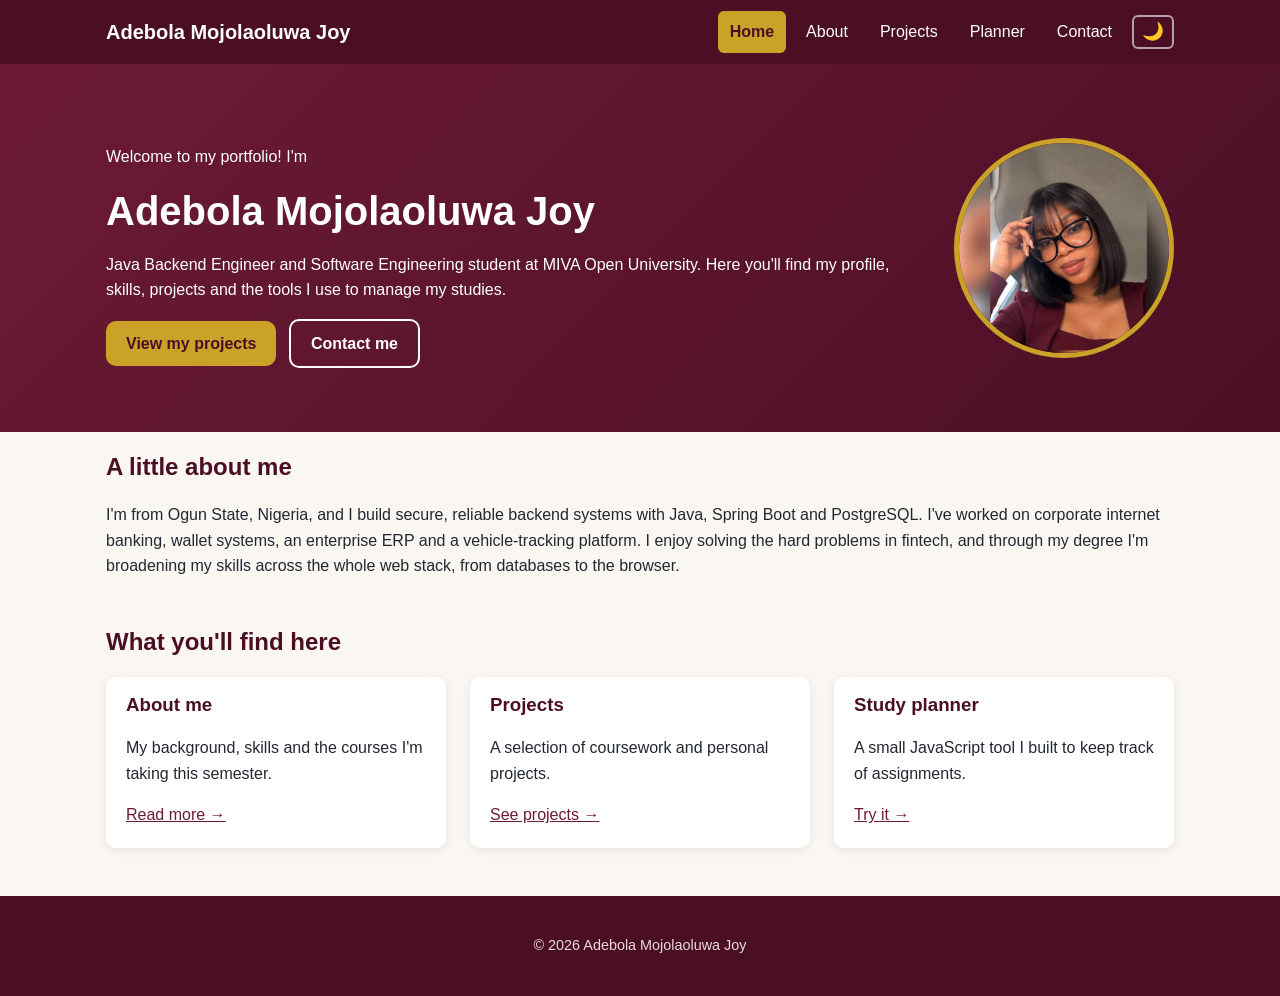
<file: index.html>
<!DOCTYPE html>
<html lang="en">
<head>
  <meta charset="UTF-8">
  <meta name="viewport" content="width=device-width, initial-scale=1.0">
  <meta name="description" content="Personal portfolio of Adebola Mojolaoluwa Joy, a Java Backend Engineer and Software Engineering student.">
  <title>Home | Adebola Mojolaoluwa Joy</title>
  <link rel="stylesheet" href="css/style.css">
  <script>
    // Apply the saved theme before the page is drawn, so it never flashes the wrong colours
    try { var t = localStorage.getItem("theme"); if (t) document.documentElement.setAttribute("data-theme", t); } catch (e) {}
  </script>
</head>
<body>
  <header class="site-header">
    <div class="container">
      <a href="index.html" class="logo">Adebola Mojolaoluwa Joy</a>
      <button class="theme-toggle" type="button" aria-label="Switch to dark mode">&#127769;</button>
      <button class="nav-toggle" aria-label="Open menu" aria-expanded="false">&#9776;</button>
      <nav>
        <ul class="nav-links">
          <li><a href="index.html" class="active">Home</a></li>
          <li><a href="about.html">About</a></li>
          <li><a href="projects.html">Projects</a></li>
          <li><a href="planner.html">Planner</a></li>
          <li><a href="contact.html">Contact</a></li>
        </ul>
      </nav>
    </div>
  </header>

  <section class="hero">
    <div class="container">
      <div>
        <p>Welcome to my portfolio! I'm</p>
        <h1>Adebola Mojolaoluwa Joy</h1>
        <p>Java Backend Engineer and Software Engineering student at MIVA Open University. Here you'll find my profile, skills, projects and the tools I use to manage my studies.</p>
        <a href="projects.html" class="btn">View my projects</a>
        <a href="contact.html" class="btn btn-outline">Contact me</a>
      </div>
      <img src="images/profile.jpg" alt="Photo of Adebola Mojolaoluwa Joy">
    </div>
  </section>

  <main class="container">
    <section class="section">
      <h2>A little about me</h2>
      <p>I'm from Ogun State, Nigeria, and I build secure, reliable backend systems with Java, Spring Boot and PostgreSQL. I've worked on corporate internet banking, wallet systems, an enterprise ERP and a vehicle-tracking platform. I enjoy solving the hard problems in fintech, and through my degree I'm broadening my skills across the whole web stack, from databases to the browser.</p>
    </section>

    <section class="section">
      <h2>What you'll find here</h2>
      <div class="grid">
        <article class="card">
          <div class="card-body">
            <h3>About me</h3>
            <p>My background, skills and the courses I'm taking this semester.</p>
            <a href="about.html">Read more &rarr;</a>
          </div>
        </article>
        <article class="card">
          <div class="card-body">
            <h3>Projects</h3>
            <p>A selection of coursework and personal projects.</p>
            <a href="projects.html">See projects &rarr;</a>
          </div>
        </article>
        <article class="card">
          <div class="card-body">
            <h3>Study planner</h3>
            <p>A small JavaScript tool I built to keep track of assignments.</p>
            <a href="planner.html">Try it &rarr;</a>
          </div>
        </article>
      </div>
    </section>
  </main>

  <footer class="site-footer">
    <div class="container">
      <p>&copy; <span id="year"></span> Adebola Mojolaoluwa Joy</p>
    </div>
  </footer>

  <script src="js/main.js"></script>
</body>
</html>
</file>
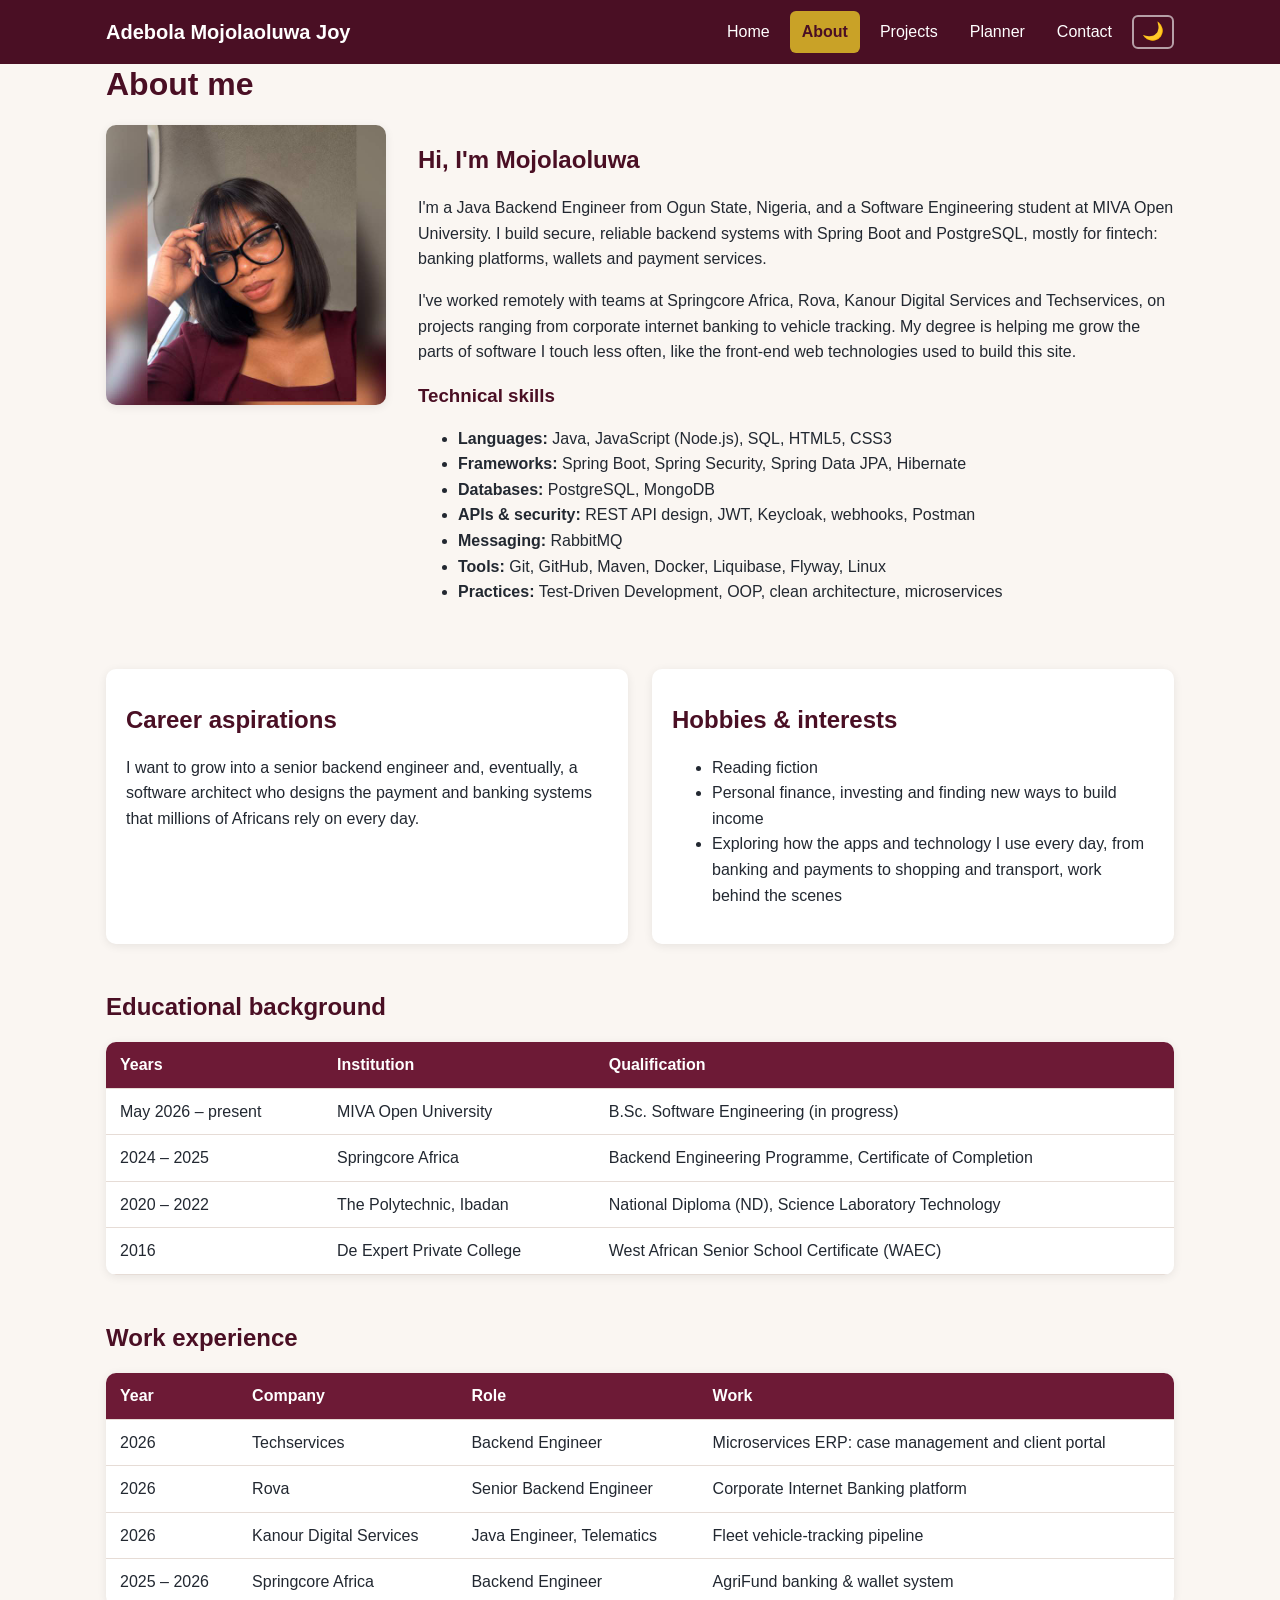
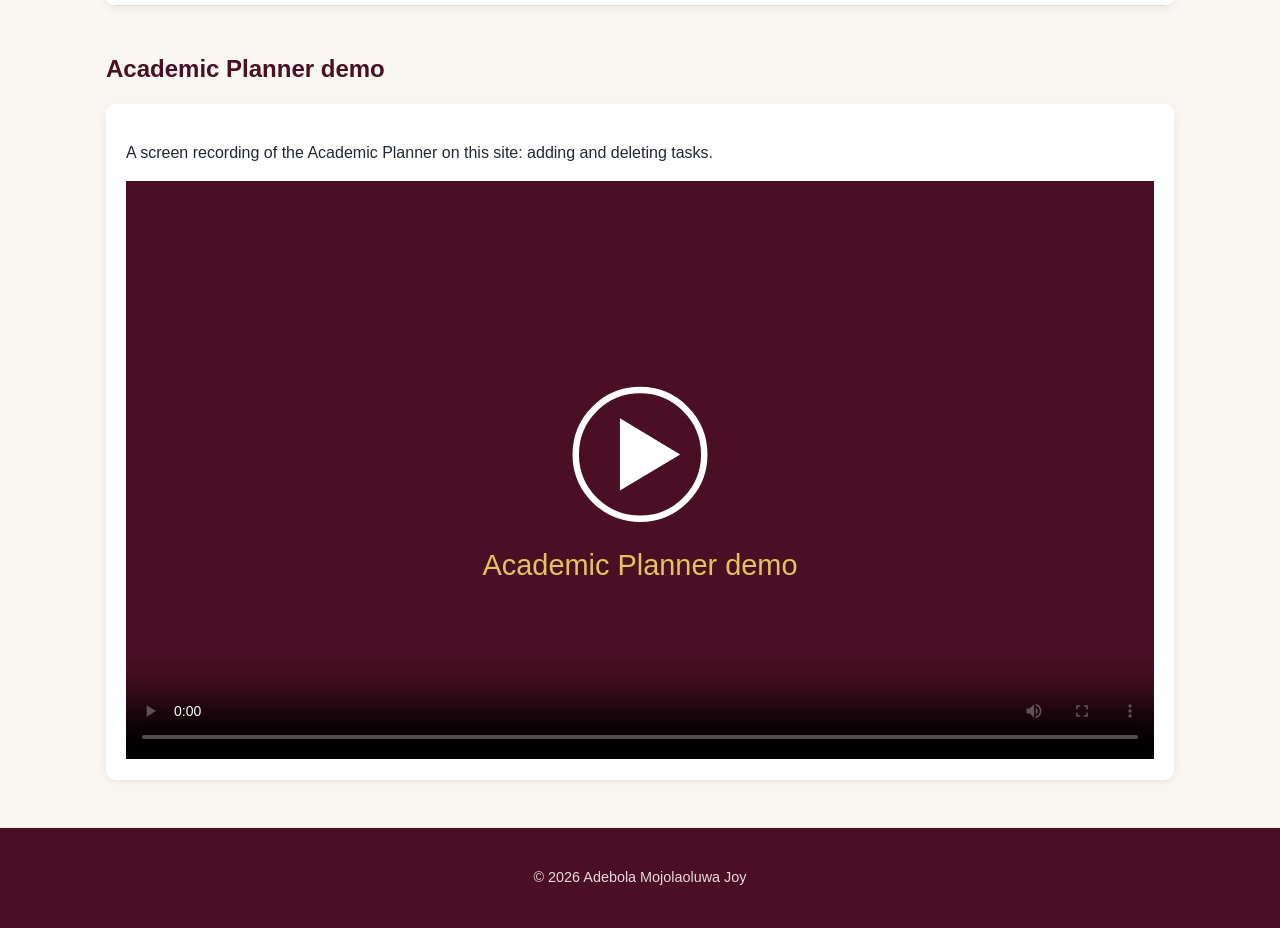
<file: about.html>
<!DOCTYPE html>
<html lang="en">
<head>
  <meta charset="UTF-8">
  <meta name="viewport" content="width=device-width, initial-scale=1.0">
  <meta name="description" content="About Adebola Mojolaoluwa Joy: education, career goals, skills and interests.">
  <title>About | Adebola Mojolaoluwa Joy</title>
  <link rel="stylesheet" href="css/style.css">
  <script>
    // Apply the saved theme before the page is drawn, so it never flashes the wrong colours
    try { var t = localStorage.getItem("theme"); if (t) document.documentElement.setAttribute("data-theme", t); } catch (e) {}
  </script>
</head>
<body>
  <header class="site-header">
    <div class="container">
      <a href="index.html" class="logo">Adebola Mojolaoluwa Joy</a>
      <button class="theme-toggle" type="button" aria-label="Switch to dark mode">&#127769;</button>
      <button class="nav-toggle" aria-label="Open menu" aria-expanded="false">&#9776;</button>
      <nav>
        <ul class="nav-links">
          <li><a href="index.html">Home</a></li>
          <li><a href="about.html" class="active">About</a></li>
          <li><a href="projects.html">Projects</a></li>
          <li><a href="planner.html">Planner</a></li>
          <li><a href="contact.html">Contact</a></li>
        </ul>
      </nav>
    </div>
  </header>

  <main class="container">
    <h1 class="page-title">About me</h1>

    <section class="section about-layout">
      <img src="images/profile.jpg" alt="Photo of Adebola Mojolaoluwa Joy">
      <div>
        <h2>Hi, I'm Mojolaoluwa</h2>
        <p>I'm a Java Backend Engineer from Ogun State, Nigeria, and a Software Engineering student at MIVA Open University. I build secure, reliable backend systems with Spring Boot and PostgreSQL, mostly for fintech: banking platforms, wallets and payment services.</p>
        <p>I've worked remotely with teams at Springcore Africa, Rova, Kanour Digital Services and Techservices, on projects ranging from corporate internet banking to vehicle tracking. My degree is helping me grow the parts of software I touch less often, like the front-end web technologies used to build this site.</p>

        <h3>Technical skills</h3>
        <ul>
          <li><strong>Languages:</strong> Java, JavaScript (Node.js), SQL, HTML5, CSS3</li>
          <li><strong>Frameworks:</strong> Spring Boot, Spring Security, Spring Data JPA, Hibernate</li>
          <li><strong>Databases:</strong> PostgreSQL, MongoDB</li>
          <li><strong>APIs &amp; security:</strong> REST API design, JWT, Keycloak, webhooks, Postman</li>
          <li><strong>Messaging:</strong> RabbitMQ</li>
          <li><strong>Tools:</strong> Git, GitHub, Maven, Docker, Liquibase, Flyway, Linux</li>
          <li><strong>Practices:</strong> Test-Driven Development, OOP, clean architecture, microservices</li>
        </ul>
      </div>
    </section>

    <section class="section grid">
      <article class="card">
        <div class="card-body">
          <h2>Career aspirations</h2>
          <p>I want to grow into a senior backend engineer and, eventually, a software architect who designs the payment and banking systems that millions of Africans rely on every day.</p>
        </div>
      </article>
      <article class="card">
        <div class="card-body">
          <h2>Hobbies &amp; interests</h2>
          <ul>
            <li>Reading fiction</li>
            <li>Personal finance, investing and finding new ways to build income</li>
            <li>Exploring how the apps and technology I use every day, from banking and payments to shopping and transport, work behind the scenes</li>
          </ul>
        </div>
      </article>
    </section>

    <section class="section">
      <h2>Educational background</h2>
      <table>
        <thead>
          <tr><th>Years</th><th>Institution</th><th>Qualification</th></tr>
        </thead>
        <tbody>
          <tr><td>May 2026 – present</td><td>MIVA Open University</td><td>B.Sc. Software Engineering (in progress)</td></tr>
          <tr><td>2024 – 2025</td><td>Springcore Africa</td><td>Backend Engineering Programme, Certificate of Completion</td></tr>
          <tr><td>2020 – 2022</td><td>The Polytechnic, Ibadan</td><td>National Diploma (ND), Science Laboratory Technology</td></tr>
          <tr><td>2016</td><td>De Expert Private College</td><td>West African Senior School Certificate (WAEC)</td></tr>
        </tbody>
      </table>
    </section>

    <section class="section">
      <h2>Work experience</h2>
      <table>
        <thead>
          <tr><th>Year</th><th>Company</th><th>Role</th><th>Work</th></tr>
        </thead>
        <tbody>
          <tr><td>2026</td><td>Techservices</td><td>Backend Engineer</td><td>Microservices ERP: case management and client portal</td></tr>
          <tr><td>2026</td><td>Rova</td><td>Senior Backend Engineer</td><td>Corporate Internet Banking platform</td></tr>
          <tr><td>2026</td><td>Kanour Digital Services</td><td>Java Engineer, Telematics</td><td>Fleet vehicle-tracking pipeline</td></tr>
          <tr><td>2025 – 2026</td><td>Springcore Africa</td><td>Backend Engineer</td><td>AgriFund banking &amp; wallet system</td></tr>
        </tbody>
      </table>
    </section>

    <section class="section">
      <h2>Academic Planner demo</h2>
      <div class="media-box">
        <p>A screen recording of the Academic Planner on this site: adding and deleting tasks.</p>
        <video controls preload="metadata" poster="images/video-poster.svg">
          <source src="media/planner-demo.mp4" type="video/mp4">
          Your browser does not support the video tag.
        </video>
      </div>
    </section>
  </main>

  <footer class="site-footer">
    <div class="container">
      <p>&copy; <span id="year"></span> Adebola Mojolaoluwa Joy</p>
    </div>
  </footer>

  <script src="js/main.js"></script>
</body>
</html>
</file>
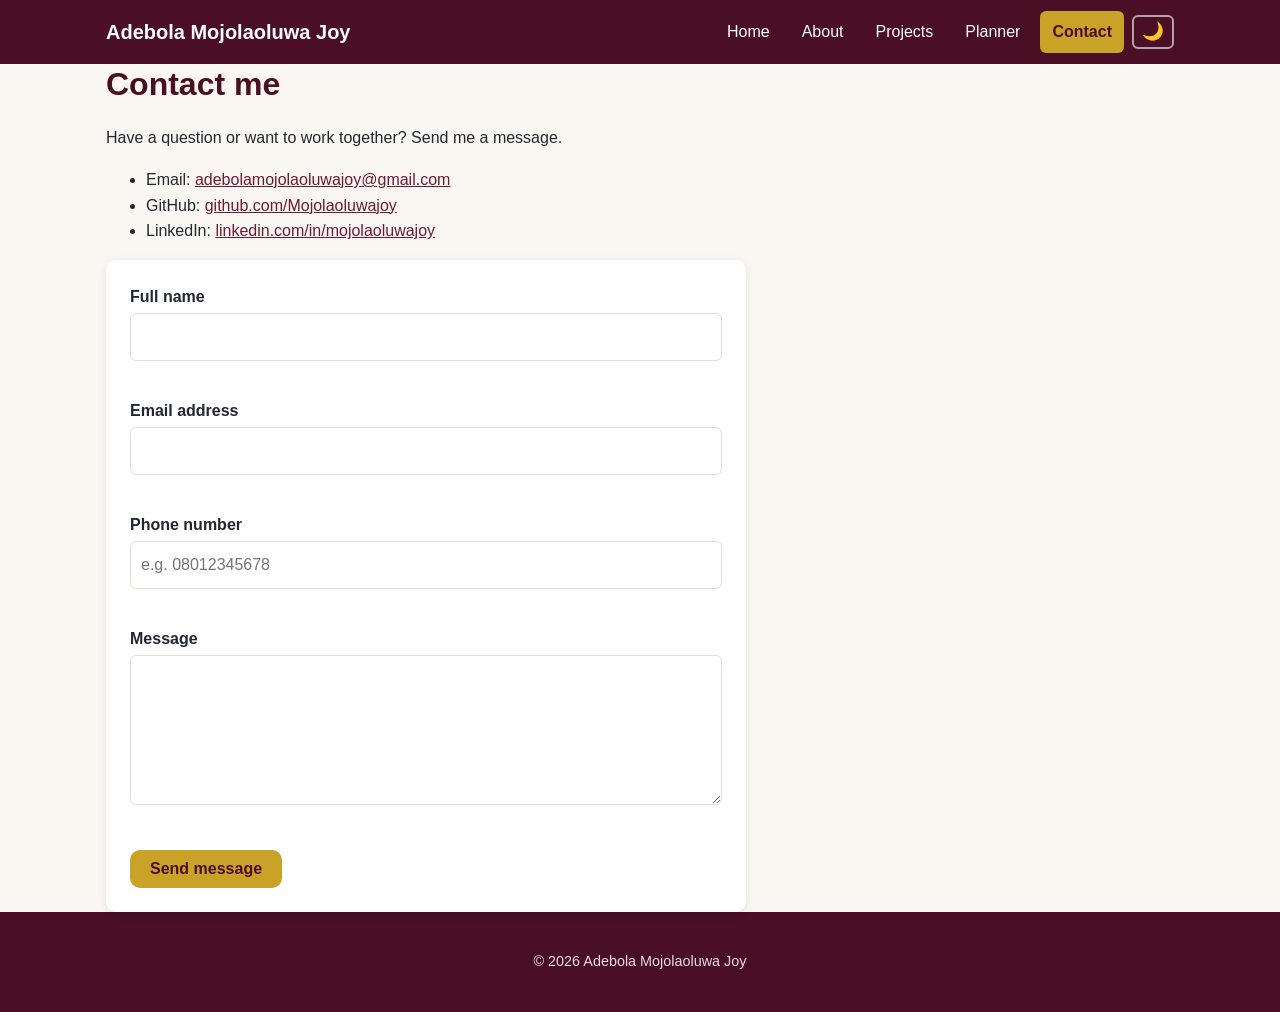
<file: contact.html>
<!DOCTYPE html>
<html lang="en">
<head>
  <meta charset="UTF-8">
  <meta name="viewport" content="width=device-width, initial-scale=1.0">
  <meta name="description" content="Get in touch with Adebola Mojolaoluwa Joy.">
  <title>Contact | Adebola Mojolaoluwa Joy</title>
  <link rel="stylesheet" href="css/style.css">
  <script>
    // Apply the saved theme before the page is drawn, so it never flashes the wrong colours
    try { var t = localStorage.getItem("theme"); if (t) document.documentElement.setAttribute("data-theme", t); } catch (e) {}
  </script>
</head>
<body>
  <header class="site-header">
    <div class="container">
      <a href="index.html" class="logo">Adebola Mojolaoluwa Joy</a>
      <button class="theme-toggle" type="button" aria-label="Switch to dark mode">&#127769;</button>
      <button class="nav-toggle" aria-label="Open menu" aria-expanded="false">&#9776;</button>
      <nav>
        <ul class="nav-links">
          <li><a href="index.html">Home</a></li>
          <li><a href="about.html">About</a></li>
          <li><a href="projects.html">Projects</a></li>
          <li><a href="planner.html">Planner</a></li>
          <li><a href="contact.html" class="active">Contact</a></li>
        </ul>
      </nav>
    </div>
  </header>

  <main class="container">
    <h1 class="page-title">Contact me</h1>
    <p>Have a question or want to work together? Send me a message.</p>
    <ul>
      <li>Email: <a href="mailto:adebolamojolaoluwajoy@gmail.com">adebolamojolaoluwajoy@gmail.com</a></li>
      <li>GitHub: <a href="https://github.com/Mojolaoluwajoy" target="_blank" rel="noopener">github.com/Mojolaoluwajoy</a></li>
      <li>LinkedIn: <a href="https://www.linkedin.com/in/mojolaoluwajoy" target="_blank" rel="noopener">linkedin.com/in/mojolaoluwajoy</a></li>
    </ul>

    <form id="contact-form" class="form" novalidate>
      <p id="form-success" class="success-msg hidden">Thank you! Your message has been received.</p>

      <div class="form-group">
        <label for="name">Full name</label>
        <input type="text" id="name" name="name" autocomplete="name">
        <p class="error-msg" id="name-error"></p>
      </div>

      <div class="form-group">
        <label for="email">Email address</label>
        <input type="email" id="email" name="email" autocomplete="email">
        <p class="error-msg" id="email-error"></p>
      </div>

      <div class="form-group">
        <label for="phone">Phone number</label>
        <input type="tel" id="phone" name="phone" autocomplete="tel" placeholder="e.g. 08012345678">
        <p class="error-msg" id="phone-error"></p>
      </div>

      <div class="form-group">
        <label for="message">Message</label>
        <textarea id="message" name="message" rows="5"></textarea>
        <p class="error-msg" id="message-error"></p>
      </div>

      <button type="submit" class="btn">Send message</button>
    </form>
  </main>

  <footer class="site-footer">
    <div class="container">
      <p>&copy; <span id="year"></span> Adebola Mojolaoluwa Joy</p>
    </div>
  </footer>

  <script src="js/main.js"></script>
</body>
</html>
</file>
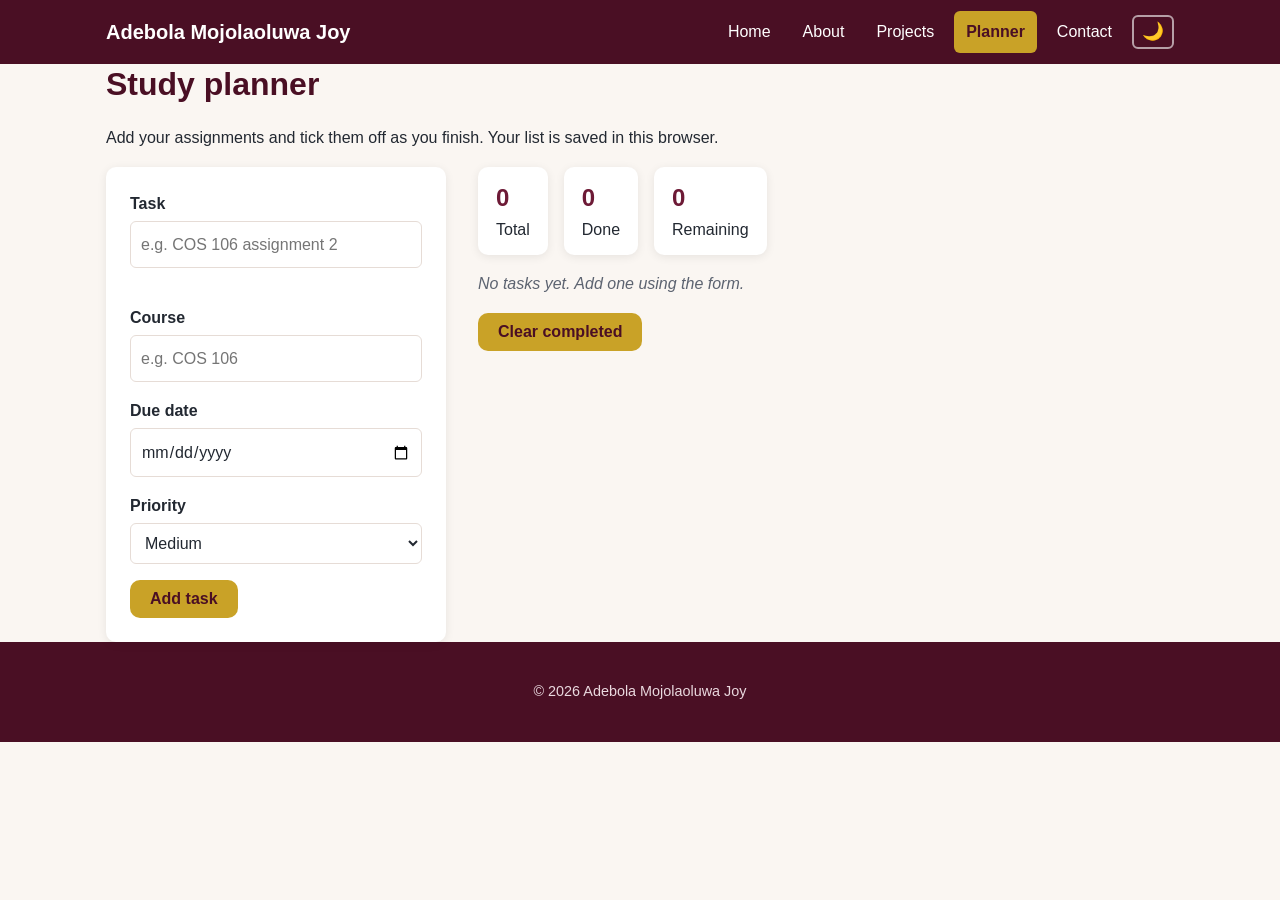
<file: planner.html>
<!DOCTYPE html>
<html lang="en">
<head>
  <meta charset="UTF-8">
  <meta name="viewport" content="width=device-width, initial-scale=1.0">
  <meta name="description" content="A JavaScript study planner for tracking assignments.">
  <title>Study Planner | Adebola Mojolaoluwa Joy</title>
  <link rel="stylesheet" href="css/style.css">
  <script>
    // Apply the saved theme before the page is drawn, so it never flashes the wrong colours
    try { var t = localStorage.getItem("theme"); if (t) document.documentElement.setAttribute("data-theme", t); } catch (e) {}
  </script>
</head>
<body>
  <header class="site-header">
    <div class="container">
      <a href="index.html" class="logo">Adebola Mojolaoluwa Joy</a>
      <button class="theme-toggle" type="button" aria-label="Switch to dark mode">&#127769;</button>
      <button class="nav-toggle" aria-label="Open menu" aria-expanded="false">&#9776;</button>
      <nav>
        <ul class="nav-links">
          <li><a href="index.html">Home</a></li>
          <li><a href="about.html">About</a></li>
          <li><a href="projects.html">Projects</a></li>
          <li><a href="planner.html" class="active">Planner</a></li>
          <li><a href="contact.html">Contact</a></li>
        </ul>
      </nav>
    </div>
  </header>

  <main class="container">
    <h1 class="page-title">Study planner</h1>
    <p>Add your assignments and tick them off as you finish. Your list is saved in this browser.</p>

    <div class="planner-layout">
      <form id="planner-form" class="form" novalidate>
        <div class="form-group">
          <label for="task-title">Task</label>
          <input type="text" id="task-title" placeholder="e.g. COS 106 assignment 2">
          <p class="error-msg" id="task-title-error"></p>
        </div>
        <div class="form-group">
          <label for="task-course">Course</label>
          <input type="text" id="task-course" placeholder="e.g. COS 106">
        </div>
        <div class="form-group">
          <label for="task-due">Due date</label>
          <input type="date" id="task-due">
        </div>
        <div class="form-group">
          <label for="task-priority">Priority</label>
          <select id="task-priority">
            <option value="low">Low</option>
            <option value="medium" selected>Medium</option>
            <option value="high">High</option>
          </select>
        </div>
        <button type="submit" class="btn">Add task</button>
      </form>

      <section>
        <div class="planner-stats">
          <div class="stat"><strong id="stat-total">0</strong>Total</div>
          <div class="stat"><strong id="stat-done">0</strong>Done</div>
          <div class="stat"><strong id="stat-left">0</strong>Remaining</div>
        </div>
        <p id="empty-state" class="empty-state">No tasks yet. Add one using the form.</p>
        <ul id="task-list" class="task-list"></ul>
        <button type="button" id="clear-done" class="btn">Clear completed</button>
      </section>
    </div>
  </main>

  <footer class="site-footer">
    <div class="container">
      <p>&copy; <span id="year"></span> Adebola Mojolaoluwa Joy</p>
    </div>
  </footer>

  <script src="js/main.js"></script>
</body>
</html>
</file>
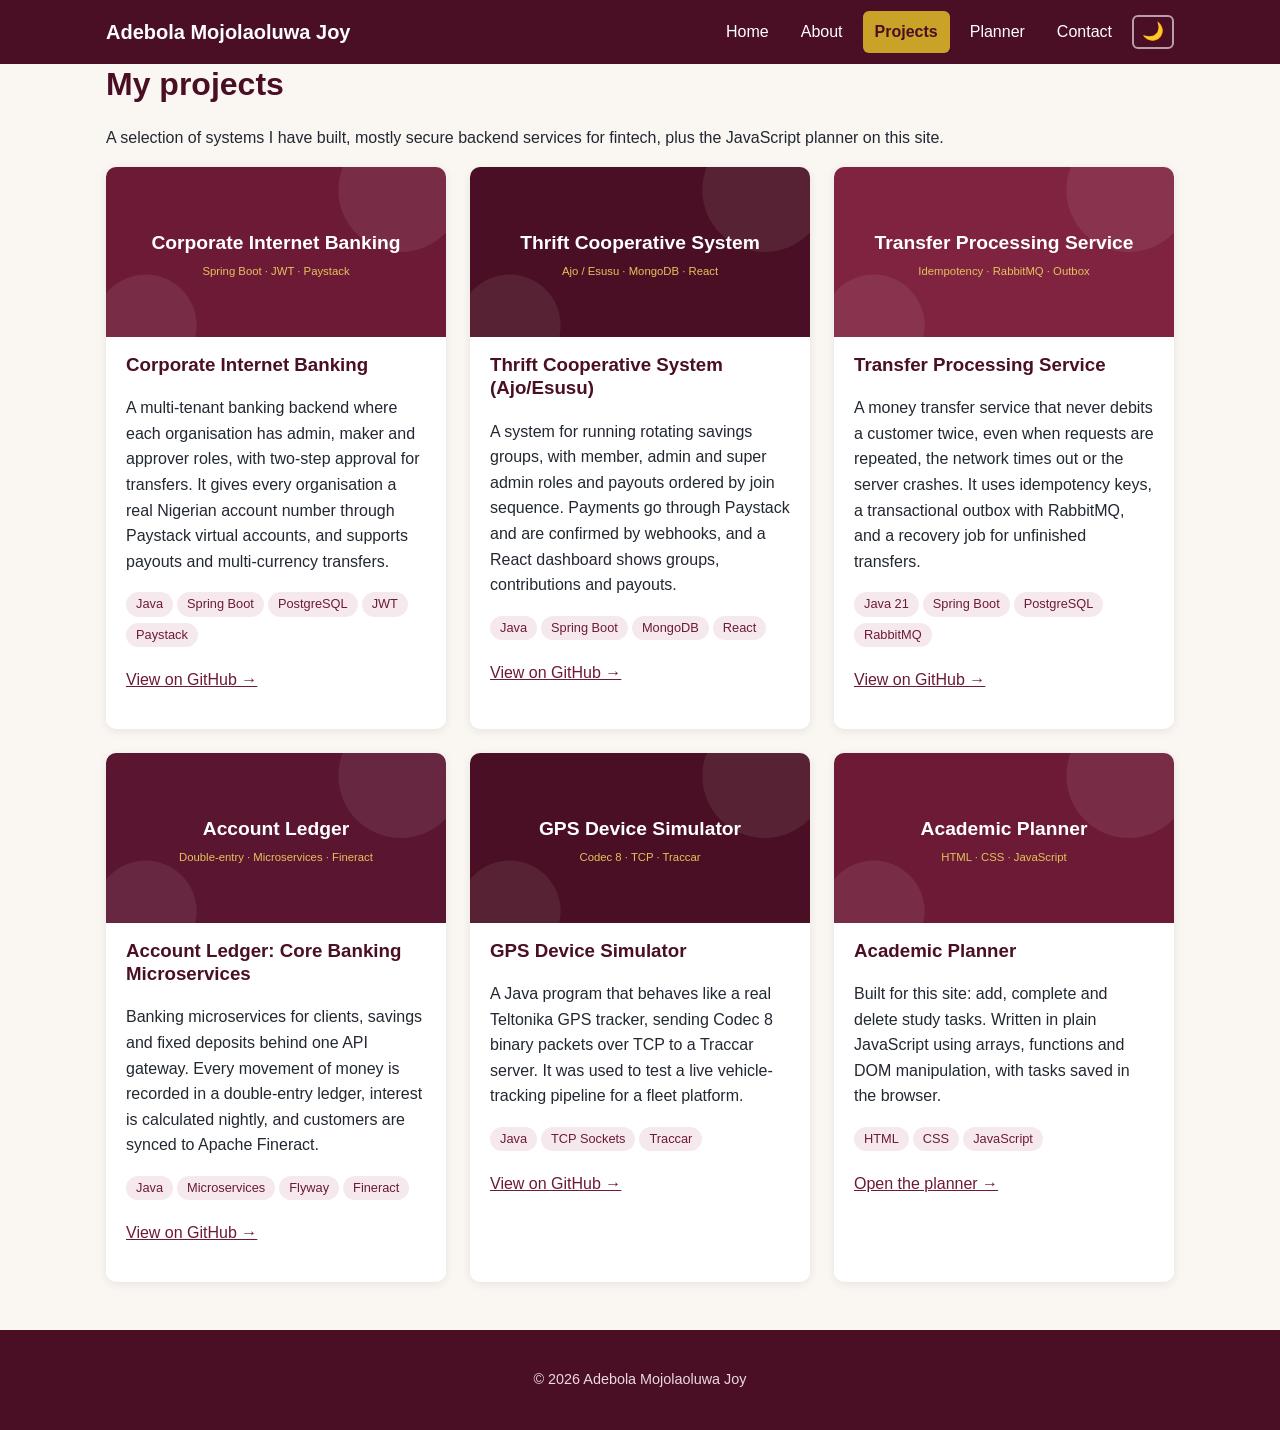
<file: projects.html>
<!DOCTYPE html>
<html lang="en">
<head>
  <meta charset="UTF-8">
  <meta name="viewport" content="width=device-width, initial-scale=1.0">
  <meta name="description" content="Projects by Adebola Mojolaoluwa Joy.">
  <title>Projects | Adebola Mojolaoluwa Joy</title>
  <link rel="stylesheet" href="css/style.css">
  <script>
    // Apply the saved theme before the page is drawn, so it never flashes the wrong colours
    try { var t = localStorage.getItem("theme"); if (t) document.documentElement.setAttribute("data-theme", t); } catch (e) {}
  </script>
</head>
<body>
  <header class="site-header">
    <div class="container">
      <a href="index.html" class="logo">Adebola Mojolaoluwa Joy</a>
      <button class="theme-toggle" type="button" aria-label="Switch to dark mode">&#127769;</button>
      <button class="nav-toggle" aria-label="Open menu" aria-expanded="false">&#9776;</button>
      <nav>
        <ul class="nav-links">
          <li><a href="index.html">Home</a></li>
          <li><a href="about.html">About</a></li>
          <li><a href="projects.html" class="active">Projects</a></li>
          <li><a href="planner.html">Planner</a></li>
          <li><a href="contact.html">Contact</a></li>
        </ul>
      </nav>
    </div>
  </header>

  <main class="container">
    <h1 class="page-title">My projects</h1>
    <p>A selection of systems I have built, mostly secure backend services for fintech, plus the JavaScript planner on this site.</p>

    <section class="section grid">
      <article class="card">
        <img src="images/project-cib.svg" alt="Corporate Internet Banking project banner">
        <div class="card-body">
          <h3>Corporate Internet Banking</h3>
          <p>A multi-tenant banking backend where each organisation has admin, maker and approver roles, with two-step approval for transfers. It gives every organisation a real Nigerian account number through Paystack virtual accounts, and supports payouts and multi-currency transfers.</p>
          <span class="tag">Java</span><span class="tag">Spring Boot</span><span class="tag">PostgreSQL</span><span class="tag">JWT</span><span class="tag">Paystack</span>
          <p><a href="https://github.com/Mojolaoluwajoy/cib-backend" target="_blank" rel="noopener">View on GitHub &rarr;</a></p>
        </div>
      </article>

      <article class="card">
        <img src="images/project-thrift.svg" alt="Thrift Cooperative Management System project banner">
        <div class="card-body">
          <h3>Thrift Cooperative System (Ajo/Esusu)</h3>
          <p>A system for running rotating savings groups, with member, admin and super admin roles and payouts ordered by join sequence. Payments go through Paystack and are confirmed by webhooks, and a React dashboard shows groups, contributions and payouts.</p>
          <span class="tag">Java</span><span class="tag">Spring Boot</span><span class="tag">MongoDB</span><span class="tag">React</span>
          <p><a href="https://github.com/Mojolaoluwajoy/thriftSystem-backend" target="_blank" rel="noopener">View on GitHub &rarr;</a></p>
        </div>
      </article>

      <article class="card">
        <img src="images/project-transfer.svg" alt="Transfer Processing Service project banner">
        <div class="card-body">
          <h3>Transfer Processing Service</h3>
          <p>A money transfer service that never debits a customer twice, even when requests are repeated, the network times out or the server crashes. It uses idempotency keys, a transactional outbox with RabbitMQ, and a recovery job for unfinished transfers.</p>
          <span class="tag">Java 21</span><span class="tag">Spring Boot</span><span class="tag">PostgreSQL</span><span class="tag">RabbitMQ</span>
          <p><a href="https://github.com/Mojolaoluwajoy/transfer-processing-service" target="_blank" rel="noopener">View on GitHub &rarr;</a></p>
        </div>
      </article>

      <article class="card">
        <img src="images/project-ledger.svg" alt="Account Ledger project banner">
        <div class="card-body">
          <h3>Account Ledger: Core Banking Microservices</h3>
          <p>Banking microservices for clients, savings and fixed deposits behind one API gateway. Every movement of money is recorded in a double-entry ledger, interest is calculated nightly, and customers are synced to Apache Fineract.</p>
          <span class="tag">Java</span><span class="tag">Microservices</span><span class="tag">Flyway</span><span class="tag">Fineract</span>
          <p><a href="https://github.com/Mojolaoluwajoy/account-ledger" target="_blank" rel="noopener">View on GitHub &rarr;</a></p>
        </div>
      </article>

      <article class="card">
        <img src="images/project-gps.svg" alt="GPS Device Simulator project banner">
        <div class="card-body">
          <h3>GPS Device Simulator</h3>
          <p>A Java program that behaves like a real Teltonika GPS tracker, sending Codec 8 binary packets over TCP to a Traccar server. It was used to test a live vehicle-tracking pipeline for a fleet platform.</p>
          <span class="tag">Java</span><span class="tag">TCP Sockets</span><span class="tag">Traccar</span>
          <p><a href="https://github.com/Mojolaoluwajoy/traccarSimulator" target="_blank" rel="noopener">View on GitHub &rarr;</a></p>
        </div>
      </article>

      <article class="card">
        <img src="images/project-planner.svg" alt="Academic Planner project banner">
        <div class="card-body">
          <h3>Academic Planner</h3>
          <p>Built for this site: add, complete and delete study tasks. Written in plain JavaScript using arrays, functions and DOM manipulation, with tasks saved in the browser.</p>
          <span class="tag">HTML</span><span class="tag">CSS</span><span class="tag">JavaScript</span>
          <p><a href="planner.html">Open the planner &rarr;</a></p>
        </div>
      </article>
    </section>
  </main>

  <footer class="site-footer">
    <div class="container">
      <p>&copy; <span id="year"></span> Adebola Mojolaoluwa Joy</p>
    </div>
  </footer>

  <script src="js/main.js"></script>
</body>
</html>
</file>
<file: css/style.css>
/* ==========================================================
   Student Portfolio — shared stylesheet (used by every page)
   ========================================================== */

/* ---------- 1. Colour + spacing variables ---------- */
:root {
  --primary: #6d1a36;
  --primary-dark: #4a0f24;
  --accent: #c9a227;
  --bg: #faf6f2;
  --surface: #ffffff;
  --text: #222831;
  --muted: #5c6370;
  --border: #e6dcd6;
  --success: #2a9d8f;
  --error: #c0392b;
  --radius: 10px;
  --shadow: 0 2px 10px rgba(0, 0, 0, 0.08);
  --max-width: 1100px;

  /* colours that change between light and dark mode */
  --heading: var(--primary-dark);
  --link: var(--primary);
  --header-bg: var(--primary-dark);
  --tag-bg: #f6e9ee;
  --input-bg: #ffffff;
  --success-bg: #e3f4f1;
  color-scheme: light;
}

/* ---------- 1b. Dark mode ----------
   Used when the visitor picks dark with the toggle button,
   or when their device is set to dark mode and they haven't picked a theme. */
:root[data-theme="dark"] {
  --bg: #15161a;
  --surface: #202228;
  --text: #e8e6e3;
  --muted: #a5abb5;
  --border: #363a44;
  --success: #4cc9b8;
  --error: #ff7b6b;
  --shadow: 0 2px 10px rgba(0, 0, 0, 0.45);
  --heading: #f2c6d5;
  --link: #eba4bc;
  --header-bg: #22080f;
  --tag-bg: #3b1c28;
  --input-bg: #15161a;
  --success-bg: #12332f;
  color-scheme: dark;
}

@media (prefers-color-scheme: dark) {
  :root:not([data-theme="light"]) {
    --bg: #15161a;
    --surface: #202228;
    --text: #e8e6e3;
    --muted: #a5abb5;
    --border: #363a44;
    --success: #4cc9b8;
    --error: #ff7b6b;
    --shadow: 0 2px 10px rgba(0, 0, 0, 0.45);
    --heading: #f2c6d5;
    --link: #eba4bc;
    --header-bg: #22080f;
    --tag-bg: #3b1c28;
    --input-bg: #15161a;
    --success-bg: #12332f;
    color-scheme: dark;
  }
}

/* ---------- 2. Reset + base ---------- */
*,
*::before,
*::after {
  box-sizing: border-box;
}

body {
  margin: 0;
  font-family: "Segoe UI", Roboto, Helvetica, Arial, sans-serif;
  line-height: 1.6;
  color: var(--text);
  background: var(--bg);
  transition: background-color 0.2s ease, color 0.2s ease;
}

img,
video {
  max-width: 100%;
  display: block;
}

a,
button {
  touch-action: manipulation;
}

a {
  color: var(--link);
}

h1,
h2,
h3 {
  line-height: 1.25;
  color: var(--heading);
}

.container {
  width: 100%;
  max-width: var(--max-width);
  margin: 0 auto;
  padding: 0 16px;
}

/* ---------- 3. Header + navigation ---------- */
.site-header {
  background: var(--header-bg);
  color: #fff;
  position: sticky;
  top: 0;
  z-index: 10;
}

.site-header .container {
  display: flex;
  align-items: center;
  gap: 8px;
  min-height: 64px;
}

/* Light/dark mode button (sits after the menu on wide screens) */
.theme-toggle {
  order: 1;
  background: none;
  border: 2px solid rgba(255, 255, 255, 0.6);
  border-radius: 6px;
  font-size: 1.1rem;
  line-height: 1;
  padding: 6px 8px;
  cursor: pointer;
}

.theme-toggle:hover,
.theme-toggle:focus {
  background: rgba(255, 255, 255, 0.15);
}

.logo {
  margin-right: auto;
  color: #fff;
  font-weight: 700;
  font-size: 1.25rem;
  text-decoration: none;
}

.nav-toggle {
  display: none;
  background: none;
  border: 2px solid #fff;
  color: #fff;
  font-size: 1.25rem;
  padding: 4px 10px;
  border-radius: 6px;
  cursor: pointer;
}

.nav-links {
  list-style: none;
  display: flex;
  gap: 8px;
  margin: 0;
  padding: 0;
}

.nav-links a {
  color: #fff;
  text-decoration: none;
  padding: 8px 12px;
  border-radius: 6px;
  display: block;
}

.nav-links a:hover,
.nav-links a:focus {
  background: rgba(255, 255, 255, 0.15);
}

.nav-links a.active {
  background: var(--accent);
  color: var(--primary-dark);
  font-weight: 600;
}

/* ---------- 4. Hero (home page) ---------- */
.hero {
  background: linear-gradient(135deg, var(--primary), var(--primary-dark));
  color: #fff;
  padding: 64px 0;
}

.hero .container {
  display: flex;
  align-items: center;
  gap: 40px;
}

.hero h1 {
  color: #fff;
  font-size: 2.5rem;
  margin: 0 0 12px;
}

.hero img {
  width: 220px;
  height: 220px;
  border-radius: 50%;
  object-fit: cover;
  border: 5px solid var(--accent);
  flex-shrink: 0;
}

.btn {
  display: inline-block;
  background: var(--accent);
  color: var(--primary-dark);
  font-weight: 600;
  border: none;
  padding: 10px 20px;
  border-radius: var(--radius);
  text-decoration: none;
  font-size: 1rem;
  cursor: pointer;
}

.btn:hover {
  filter: brightness(0.92);
}

.btn-outline {
  background: transparent;
  color: #fff;
  border: 2px solid #fff;
  margin-left: 8px;
}

/* ---------- 5. Page sections + cards ---------- */
main {
  padding: 40px 0;
}

.page-title {
  margin-top: 0;
}

.section {
  margin-bottom: 48px;
}

.grid {
  display: grid;
  grid-template-columns: repeat(auto-fit, minmax(260px, 1fr));
  gap: 24px;
}

.card {
  background: var(--surface);
  border-radius: var(--radius);
  box-shadow: var(--shadow);
  overflow: hidden;
}

.card img {
  width: 100%;
  height: 170px;
  object-fit: cover;
}

.card-body {
  padding: 16px 20px 20px;
}

.card-body h3 {
  margin-top: 0;
}

.tag {
  display: inline-block;
  background: var(--tag-bg);
  color: var(--link);
  font-size: 0.8rem;
  padding: 2px 10px;
  border-radius: 20px;
  margin: 0 4px 4px 0;
}

/* ---------- 6. About page ---------- */
.about-layout {
  display: grid;
  grid-template-columns: 280px 1fr;
  gap: 32px;
  align-items: start;
}

.about-layout img {
  border-radius: var(--radius);
  box-shadow: var(--shadow);
}

table {
  width: 100%;
  border-collapse: collapse;
  background: var(--surface);
  box-shadow: var(--shadow);
  border-radius: var(--radius);
  overflow: hidden;
}

th,
td {
  text-align: left;
  padding: 10px 14px;
  border-bottom: 1px solid var(--border);
}

th {
  background: var(--primary);
  color: #fff;
}

.media-box {
  background: var(--surface);
  padding: 20px;
  border-radius: var(--radius);
  box-shadow: var(--shadow);
}

.media-box video,
.media-box audio {
  width: 100%;
  margin-top: 8px;
}

/* ---------- 7. Forms (contact + planner) ---------- */
.form {
  background: var(--surface);
  padding: 24px;
  border-radius: var(--radius);
  box-shadow: var(--shadow);
  max-width: 640px;
}

.form-group {
  margin-bottom: 16px;
}

label {
  display: block;
  font-weight: 600;
  margin-bottom: 4px;
}

input,
select,
textarea {
  width: 100%;
  padding: 10px;
  font: inherit;
  border: 1px solid var(--border);
  border-radius: 6px;
  background: var(--input-bg);
  color: var(--text);
}

input:focus,
select:focus,
textarea:focus {
  outline: 2px solid var(--link);
  border-color: var(--link);
}

.invalid {
  border-color: var(--error);
}

.error-msg {
  color: var(--error);
  font-size: 0.875rem;
  min-height: 1.2em;
  margin: 4px 0 0;
}

.success-msg {
  background: var(--success-bg);
  color: var(--success);
  padding: 12px;
  border-radius: 6px;
  font-weight: 600;
}

.hidden {
  display: none;
}

/* ---------- 8. Study planner ---------- */
.planner-layout {
  display: grid;
  grid-template-columns: 340px 1fr;
  gap: 32px;
  align-items: start;
}

.planner-stats {
  display: flex;
  gap: 16px;
  margin-bottom: 16px;
  flex-wrap: wrap;
}

.stat {
  background: var(--surface);
  padding: 12px 18px;
  border-radius: var(--radius);
  box-shadow: var(--shadow);
}

.stat strong {
  display: block;
  font-size: 1.5rem;
  color: var(--link);
}

.task-list {
  list-style: none;
  padding: 0;
  margin: 0;
}

.task {
  display: flex;
  align-items: center;
  gap: 12px;
  background: var(--surface);
  padding: 12px 16px;
  border-radius: var(--radius);
  box-shadow: var(--shadow);
  margin-bottom: 10px;
  border-left: 5px solid var(--primary);
}

.task.priority-high {
  border-left-color: var(--error);
}

.task.priority-medium {
  border-left-color: var(--accent);
}

.task.priority-low {
  border-left-color: var(--success);
}

.task input[type="checkbox"] {
  width: auto;
}

.task-info {
  flex: 1;
}

.task-info small {
  color: var(--muted);
}

.task.done .task-title {
  text-decoration: line-through;
  color: var(--muted);
}

.task-delete {
  background: none;
  border: none;
  color: var(--error);
  font-size: 1.25rem;
  cursor: pointer;
}

.empty-state {
  color: var(--muted);
  font-style: italic;
}

/* ---------- 9. Footer ---------- */
.site-footer {
  background: var(--header-bg);
  color: #ead9df;
  text-align: center;
  padding: 24px 0;
  font-size: 0.9rem;
}

.site-footer a {
  color: #fff;
}

/* ---------- 10. Animations + transitions ---------- */
/* Smooth colour/position changes when hovering */
.nav-links a,
.btn,
.card,
.task {
  transition: background-color 0.15s ease, color 0.15s ease, transform 0.15s ease, box-shadow 0.15s ease;
}

.card:hover {
  transform: translateY(-6px);
  box-shadow: 0 8px 20px rgba(0, 0, 0, 0.15);
}

.btn:hover {
  transform: translateY(-2px);
}

/* Page content fades up when a page loads */
@keyframes fadeUp {
  from { opacity: 0; transform: translateY(8px); }
  to   { opacity: 1; transform: translateY(0); }
}

.hero .container > *,
main {
  animation: fadeUp 0.3s ease-out both;
}

/* New planner tasks slide in */
@keyframes slideIn {
  from { opacity: 0; transform: translateX(-15px); }
  to   { opacity: 1; transform: translateX(0); }
}

.task {
  animation: slideIn 0.2s ease-out;
}

/* Respect users who turn off motion in their system settings */
@media (prefers-reduced-motion: reduce) {
  * { animation: none !important; transition: none !important; }
}

/* ---------- 11. Responsive (tablet + phone) ---------- */
@media (max-width: 800px) {
  .about-layout,
  .planner-layout {
    grid-template-columns: 1fr;
  }

  .hero .container {
    flex-direction: column-reverse;
    text-align: center;
  }
}

@media (max-width: 640px) {
  .nav-toggle {
    display: block;
  }

  .theme-toggle {
    order: 0;
  }

  .nav-links {
    display: flex;
    position: absolute;
    top: 64px;
    left: 0;
    right: 0;
    flex-direction: column;
    background: var(--header-bg);
    padding: 8px 16px 16px;
    box-shadow: 0 8px 16px rgba(0, 0, 0, 0.2);
    opacity: 0;
    visibility: hidden;
    transform: translateY(-8px);
    transition: opacity 0.15s ease, transform 0.15s ease, visibility 0.15s;
  }

  .nav-links.open {
    opacity: 1;
    visibility: visible;
    transform: translateY(0);
  }

  .hero h1 {
    font-size: 1.9rem;
  }

  .btn-outline {
    margin: 8px 0 0;
  }
}
</file>
